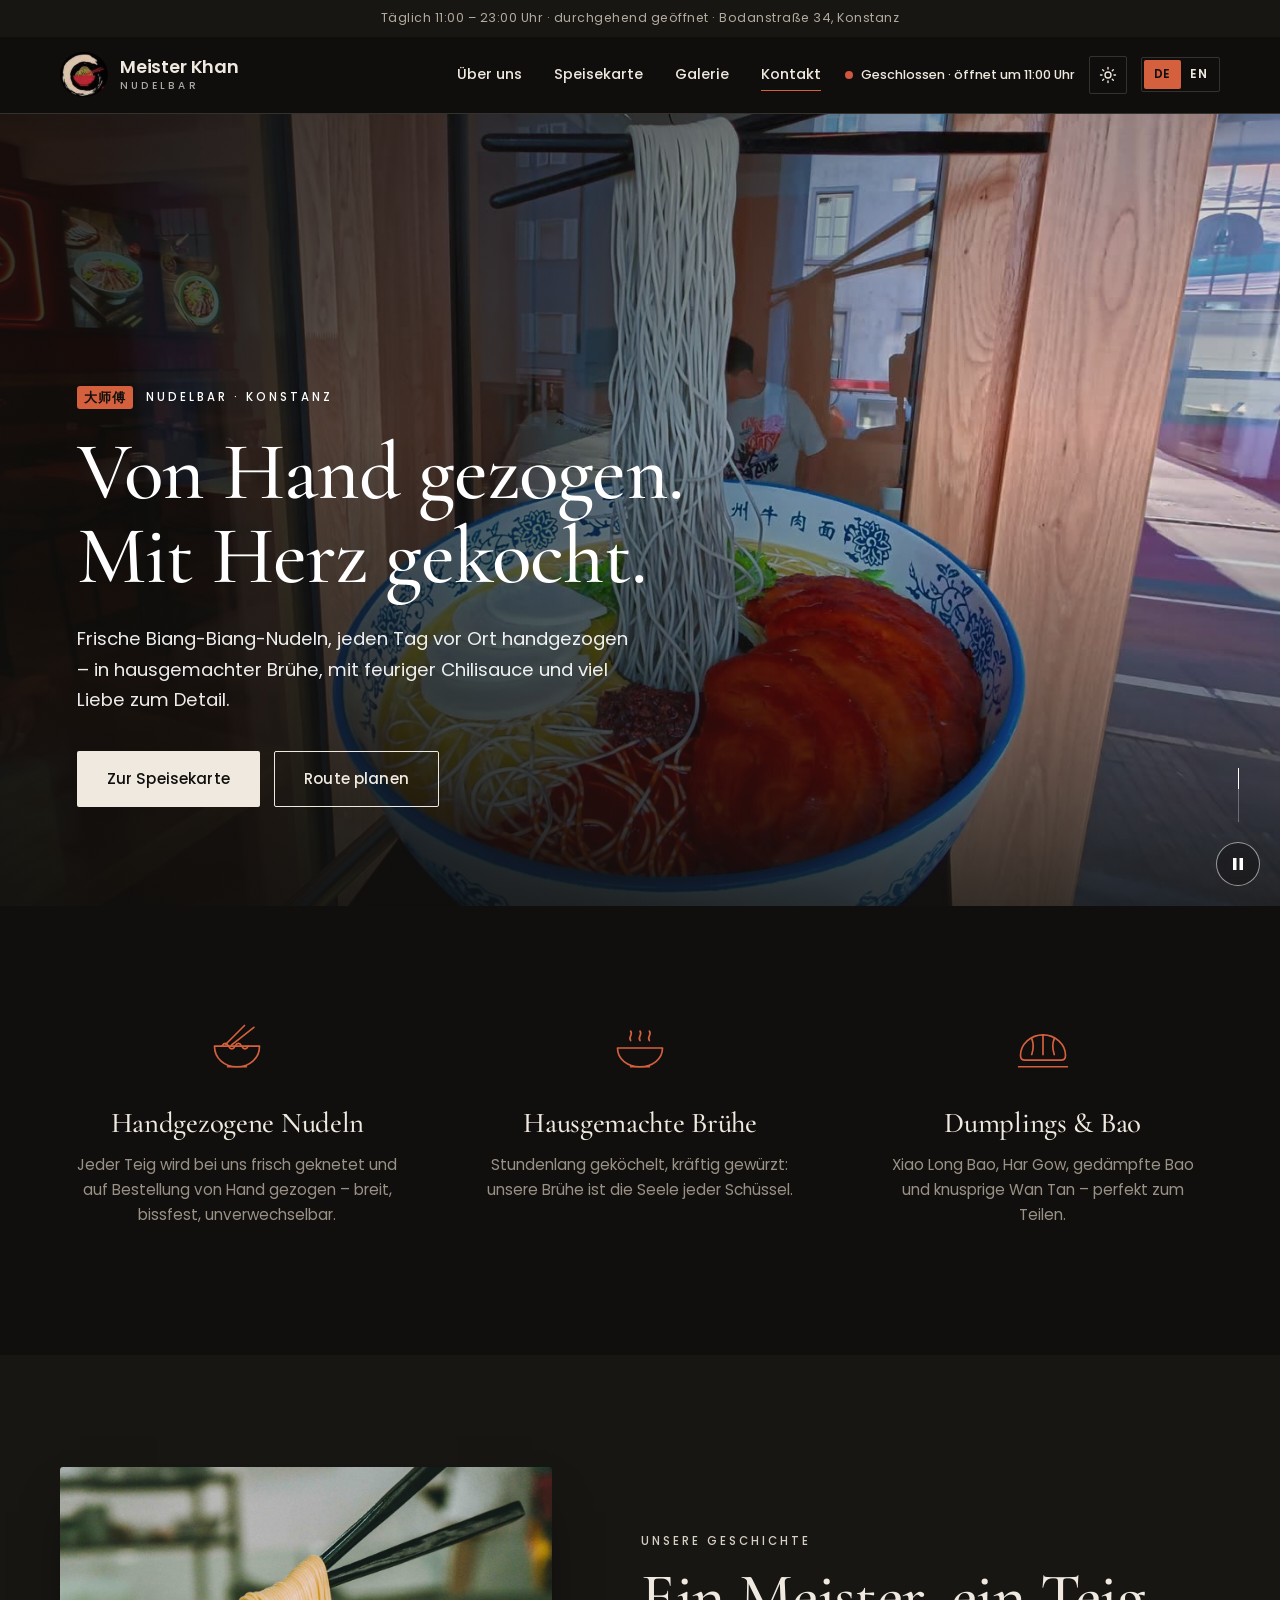
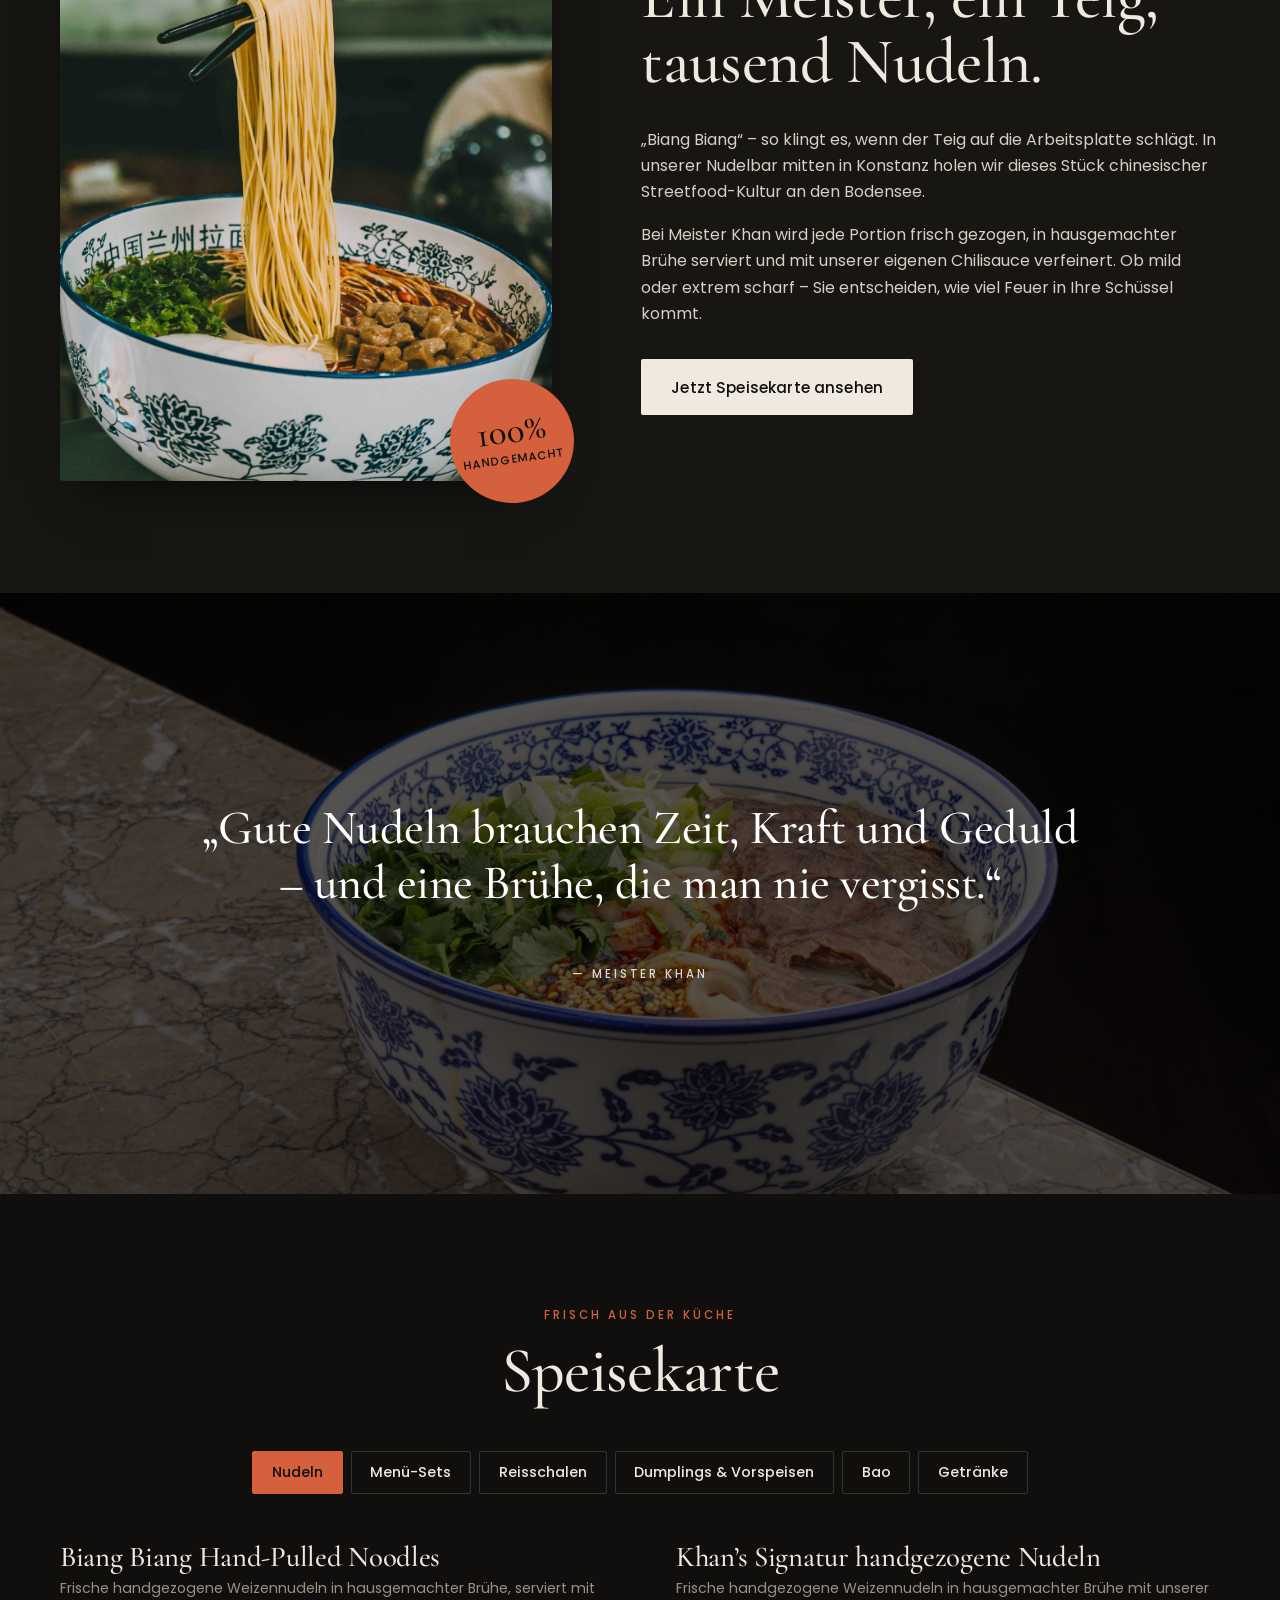
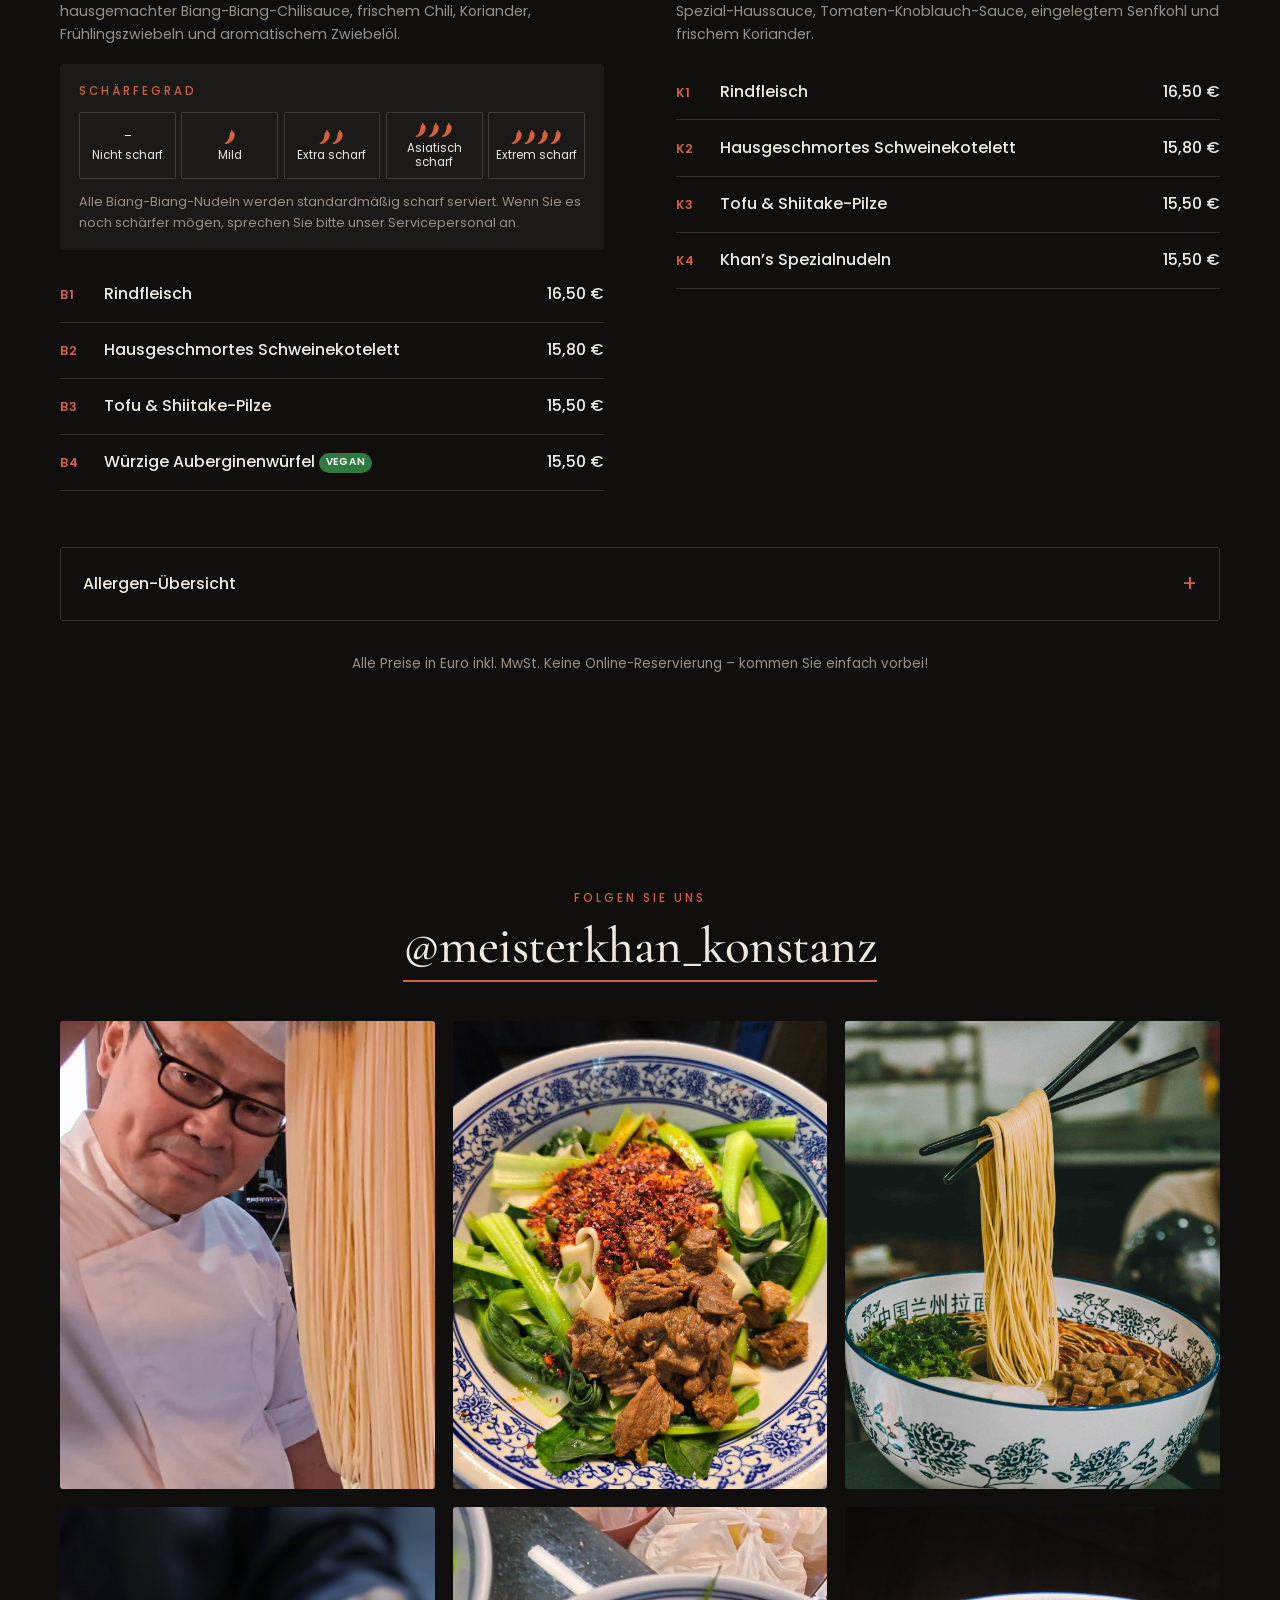
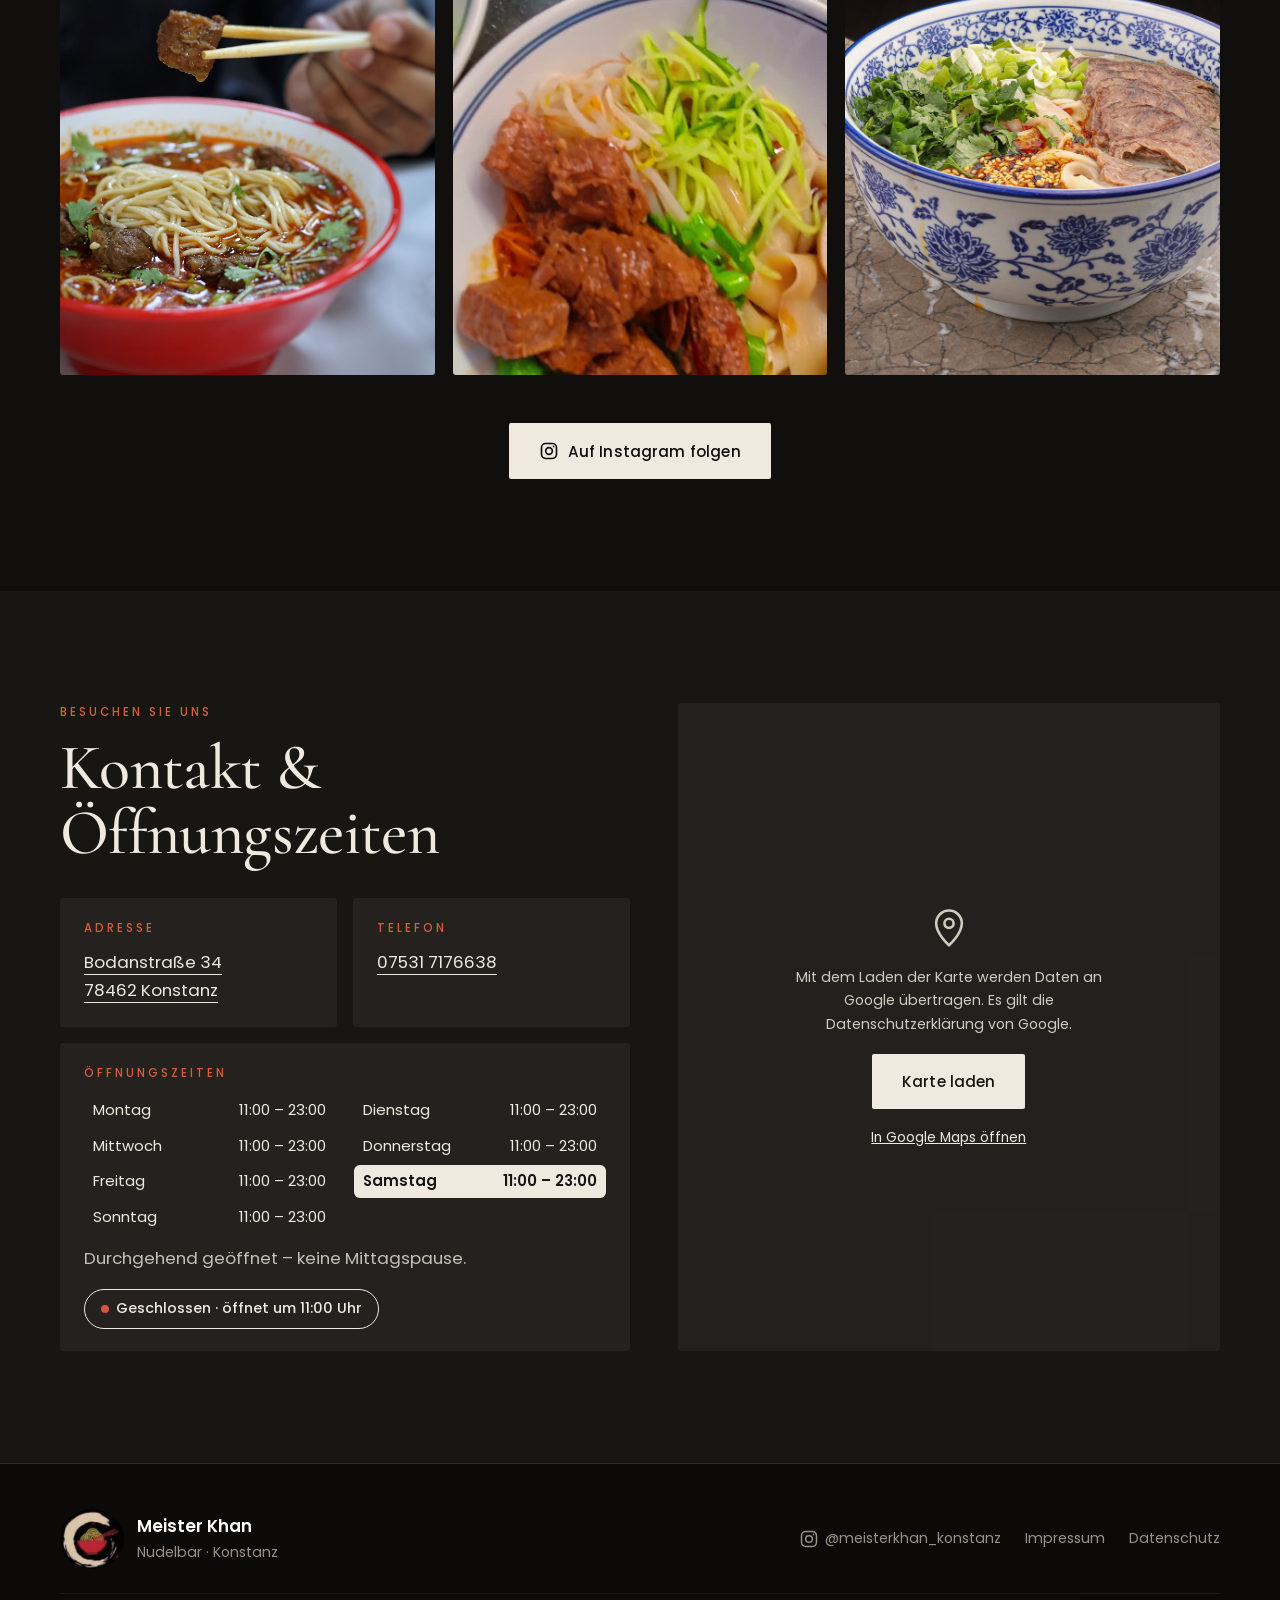
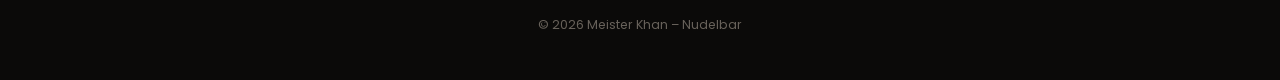
<file: index.html>
<!DOCTYPE html>
<html lang="de" class="no-js">
<head>
  <meta charset="UTF-8" />
  <meta name="viewport" content="width=device-width, initial-scale=1" />
  <title>Meister Khan – Nudelbar Konstanz | Handgezogene Nudeln</title>
  <meta name="description" content="Meister Khan Nudelbar in Konstanz: frisch handgezogene Biang-Biang-Nudeln, hausgemachte Brühe, Dumplings und Bao. Täglich 11–23 Uhr, Bodanstraße 34." />
  <meta name="theme-color" content="#100f0d" />
  <link rel="canonical" href="https://www.meisterkhan-konstanz.de/" />
  <!-- Link previews (WhatsApp, Facebook, Instagram, Google Discover) -->
  <meta property="og:type" content="website" />
  <meta property="og:site_name" content="Meister Khan – Nudelbar" />
  <meta property="og:locale" content="de_DE" />
  <meta property="og:locale:alternate" content="en_GB" />
  <meta property="og:url" content="https://www.meisterkhan-konstanz.de/" />
  <meta property="og:title" content="Meister Khan – Nudelbar Konstanz" />
  <meta property="og:description" content="Frisch handgezogene Nudeln, hausgemachte Brühe, Dumplings & Bao. Täglich 11–23 Uhr, Bodanstraße 34." />
  <meta property="og:image" content="https://www.meisterkhan-konstanz.de/assets/images/og-image.jpg" />
  <meta property="og:image:width" content="1200" />
  <meta property="og:image:height" content="630" />
  <meta property="og:image:alt" content="Biang-Biang-Nudeln mit Rindfleisch und Chili bei Meister Khan" />
  <meta name="twitter:card" content="summary_large_image" />
  <link rel="icon" href="assets/images/logo.png" />
  <link rel="apple-touch-icon" href="assets/images/logo.png" />
  <link rel="preload" href="assets/images/hero-poster.jpg" as="image" />
  <script>/* Apply the saved appearance before first paint (dark "Tusche" is the default) */
  (function(){try{if(localStorage.getItem("mk-theme")==="light"){document.documentElement.setAttribute("data-theme","light");document.querySelector('meta[name="theme-color"]').content="#fbf7ef";}}catch(e){}})();</script>
  <link rel="stylesheet" href="css/style.css" />
  <script type="application/ld+json">
  {
    "@context": "https://schema.org",
    "@type": "Restaurant",
    "@id": "https://www.meisterkhan-konstanz.de/#restaurant",
    "name": "Meister Khan – Nudelbar",
    "alternateName": "Meister Khan Nudelbar Konstanz",
    "description": "Nudelbar in Konstanz mit frisch handgezogenen Biang-Biang-Nudeln, hausgemachter Brühe, Dumplings und Bao.",
    "servesCuisine": ["Chinesisch", "Handgezogene Nudeln", "Biang-Biang-Nudeln", "Dumplings"],
    "url": "https://www.meisterkhan-konstanz.de/",
    "menu": "https://www.meisterkhan-konstanz.de/#menu",
    "hasMap": "https://www.google.com/maps/place//data=!4m2!3m1!1s0x479af7272eaac4b5:0x404a371a40345669",
    "logo": "https://www.meisterkhan-konstanz.de/assets/images/logo.png",
    "image": [
      "https://www.meisterkhan-konstanz.de/assets/images/og-image.jpg",
      "https://www.meisterkhan-konstanz.de/assets/images/biang-chili.jpg",
      "https://www.meisterkhan-konstanz.de/assets/images/noodle-lift.jpg"
    ],
    "telephone": "+49 7531 7176638",
    "address": {
      "@type": "PostalAddress",
      "streetAddress": "Bodanstraße 34",
      "postalCode": "78462",
      "addressLocality": "Konstanz",
      "addressCountry": "DE"
    },
    "openingHoursSpecification": [{
      "@type": "OpeningHoursSpecification",
      "dayOfWeek": ["Monday","Tuesday","Wednesday","Thursday","Friday","Saturday","Sunday"],
      "opens": "11:00",
      "closes": "23:00"
    }],
    "sameAs": ["https://www.instagram.com/meisterkhan_konstanz/"],
    "priceRange": "€€",
    "acceptsReservations": false
  }
  </script>
</head>
<body>

  <!-- Ribbon -->
  <div class="ribbon">
    <span data-i18n="ribbon">Täglich 11:00 – 23:00 Uhr · durchgehend geöffnet · Bodanstraße 34, Konstanz</span>
  </div>

  <!-- Header -->
  <header class="header" id="top">
    <div class="header__inner">
      <a href="#top" class="brand" aria-label="Meister Khan – Nudelbar">
        <img src="assets/images/logo.png" alt="" class="brand__logo" width="52" height="49" />
        <span class="brand__text">
          <span class="brand__name">Meister Khan</span>
          <span class="brand__sub">Nudelbar</span>
        </span>
      </a>

      <nav class="nav" id="nav" aria-label="Hauptnavigation">
        <a href="#about" data-i18n="nav.about">Über uns</a>
        <a href="#menu" data-i18n="nav.menu">Speisekarte</a>
        <a href="#gallery" data-i18n="nav.gallery">Galerie</a>
        <a href="#visit" data-i18n="nav.visit">Kontakt</a>
      </nav>

      <div class="header__actions">
        <span class="status" data-status aria-live="polite"><span class="status__dot"></span><span class="status__text">&nbsp;</span></span>
        <button type="button" class="theme-toggle" data-theme-toggle aria-pressed="false" aria-label="Helles Design" title="Helles Design">
          <svg class="i-sun" viewBox="0 0 24 24" aria-hidden="true"><circle cx="12" cy="12" r="4"/><path d="M12 2v2M12 20v2M4.9 4.9l1.4 1.4M17.7 17.7l1.4 1.4M2 12h2M20 12h2M4.9 19.1l1.4-1.4M17.7 6.3l1.4-1.4"/></svg>
          <svg class="i-moon" viewBox="0 0 24 24" aria-hidden="true"><path d="M20.5 14.5A8.5 8.5 0 0 1 9.5 3.5a8.5 8.5 0 1 0 11 11Z"/></svg>
        </button>
        <div class="lang" role="group" aria-label="Sprache / Language">
          <button type="button" class="lang__btn is-active" data-lang="de" aria-pressed="true">DE</button>
          <button type="button" class="lang__btn" data-lang="en" aria-pressed="false">EN</button>
        </div>
        <button type="button" class="burger" id="burger" aria-label="Menü öffnen" aria-expanded="false" aria-controls="nav">
          <span></span><span></span><span></span>
        </button>
      </div>
    </div>
  </header>

  <main>
    <!-- Hero -->
    <section class="hero">
      <div class="hero__media">
        <video class="hero__video" autoplay muted loop playsinline preload="auto" poster="assets/images/hero-poster.jpg" aria-hidden="true" tabindex="-1" data-hero-video>
          <source src="assets/videos/homepage-720.mp4" type="video/mp4" media="(max-width: 900px)" />
          <source src="assets/videos/homepage-1080.mp4" type="video/mp4" />
        </video>
      </div>
      <div class="hero__content">
        <p class="hero__kicker"><span class="stamp" aria-hidden="true">大师傅</span> <span data-i18n="hero.kicker">Nudelbar · Konstanz</span></p>
        <h1 class="hero__title" data-i18n-html="hero.title">Von Hand gezogen.<br />Mit Herz gekocht.</h1>
        <p class="hero__lead" data-i18n="hero.lead">Frische Biang-Biang-Nudeln, jeden Tag vor Ort handgezogen – in hausgemachter Brühe, mit feuriger Chilisauce und viel Liebe zum Detail.</p>
        <div class="hero__cta">
          <a href="#menu" class="btn btn--light" data-i18n="hero.cta1">Zur Speisekarte</a>
          <a href="https://www.google.com/maps/place//data=!4m2!3m1!1s0x479af7272eaac4b5:0x404a371a40345669" target="_blank" rel="noopener" class="btn btn--ghost" data-i18n="hero.cta2">Route planen</a>
        </div>
      </div>
      <button type="button" class="hero__toggle" data-hero-toggle aria-label="Video pausieren / Pause video" aria-pressed="false">
        <svg class="i-pause" viewBox="0 0 14 14" aria-hidden="true"><rect x="2" y="1" width="3.5" height="12"/><rect x="8.5" y="1" width="3.5" height="12"/></svg>
        <svg class="i-play" viewBox="0 0 14 14" aria-hidden="true"><path d="M3 1v12l10-6z"/></svg>
      </button>
      <a href="#features" class="hero__scroll" aria-label="Weiter scrollen"><span></span></a>
    </section>

    <!-- Features -->
    <section class="features" id="features">
      <div class="container features__grid">
        <article class="feature reveal">
          <svg class="feature__icon" viewBox="0 0 64 64" aria-hidden="true"><path d="M8 30h48c0 13-10.7 22-24 22S8 43 8 30Z"/><path d="M22 52h20"/><path d="M40 8 20 28M50 10 26 29"/><path d="M16 30c2-4 5-4 7 0s5 4 7 0 5-4 7 0 5 4 7 0"/></svg>
          <h3 data-i18n="feat.1.t">Handgezogene Nudeln</h3>
          <p data-i18n="feat.1.d">Jeder Teig wird bei uns frisch geknetet und auf Bestellung von Hand gezogen – breit, bissfest, unverwechselbar.</p>
        </article>
        <article class="feature reveal">
          <svg class="feature__icon" viewBox="0 0 64 64" aria-hidden="true"><path d="M8 32h48c0 12-10.7 20-24 20S8 44 8 32Z"/><path d="M22 52h20"/><path d="M22 24c-3-4 3-6 0-10M32 24c-3-4 3-6 0-10M42 24c-3-4 3-6 0-10"/></svg>
          <h3 data-i18n="feat.2.t">Hausgemachte Brühe</h3>
          <p data-i18n="feat.2.d">Stundenlang geköchelt, kräftig gewürzt: unsere Brühe ist die Seele jeder Schüssel.</p>
        </article>
        <article class="feature reveal">
          <svg class="feature__icon" viewBox="0 0 64 64" aria-hidden="true"><path d="M8 40c0-12 11-22 24-22s24 10 24 22c0 3-2 5-5 5H13c-3 0-5-2-5-5Z"/><path d="M20 22c2 5 2 11 0 17M32 18v21M44 22c-2 5-2 11 0 17"/><path d="M6 52h52"/></svg>
          <h3 data-i18n="feat.3.t">Dumplings &amp; Bao</h3>
          <p data-i18n="feat.3.d">Xiao Long Bao, Har Gow, gedämpfte Bao und knusprige Wan Tan – perfekt zum Teilen.</p>
        </article>
      </div>
    </section>

    <!-- About -->
    <section class="about" id="about">
      <div class="container about__grid">
        <div class="about__media reveal">
          <img src="assets/images/noodle-lift.jpg" alt="Handgezogene Nudeln mit Stäbchen" data-i18n-alt="about.alt" loading="lazy" width="1200" height="1800" />
          <div class="about__badge">
            <span class="about__badge-big">100%</span>
            <span data-i18n="about.badge">handgemacht</span>
          </div>
        </div>
        <div class="about__text reveal">
          <p class="eyebrow" data-i18n="about.eyebrow">Unsere Geschichte</p>
          <h2 data-i18n="about.title">Ein Meister, ein Teig, tausend Nudeln.</h2>
          <p data-i18n="about.p1">„Biang Biang“ – so klingt es, wenn der Teig auf die Arbeitsplatte schlägt. In unserer Nudelbar mitten in Konstanz holen wir dieses Stück chinesischer Streetfood-Kultur an den Bodensee.</p>
          <p data-i18n="about.p2">Bei Meister Khan wird jede Portion frisch gezogen, in hausgemachter Brühe serviert und mit unserer eigenen Chilisauce verfeinert. Ob mild oder extrem scharf – Sie entscheiden, wie viel Feuer in Ihre Schüssel kommt.</p>
          <a href="#menu" class="btn btn--red" data-i18n="about.cta">Jetzt Speisekarte ansehen</a>
        </div>
      </div>
    </section>

    <!-- Parallax band -->
    <section class="band" aria-label="Zitat">
      <div class="band__bg" style="background-image:url('assets/images/noodle-soup-porcelain.jpg')"></div>
      <blockquote class="band__quote reveal">
        <p data-i18n="band.q">„Gute Nudeln brauchen Zeit, Kraft und Geduld – und eine Brühe, die man nie vergisst.“</p>
        <cite>— Meister Khan</cite>
      </blockquote>
    </section>

    <!-- Menu -->
    <section class="menu" id="menu">
      <div class="container">
        <div class="section-head reveal">
          <p class="eyebrow" data-i18n="menu.eyebrow">Frisch aus der Küche</p>
          <h2 data-i18n="menu.title">Speisekarte</h2>
        </div>

        <div class="tabs" role="tablist" aria-label="Kategorien" data-tabs></div>
        <div class="menu__panels" data-panels></div>

        <details class="allergens">
          <summary data-i18n="allergen.title">Allergen-Übersicht</summary>
          <div class="allergens__body">
            <ul class="allergens__list" data-allergens></ul>
            <p data-i18n="allergen.note">Alle Gerichte können Spuren von Allergenen enthalten. Biere enthalten Gluten. Wein- und cocktailbasierte Getränke enthalten Sulfite. Die Allergene zu jedem Gericht sowie die Zusatzstoffliste erhalten Sie gerne bei unserem Personal.</p>
          </div>
        </details>
        <p class="menu__foot" data-i18n="menu.foot">Alle Preise in Euro inkl. MwSt. Nur vor Ort – keine Online-Reservierung, kommen Sie einfach vorbei!</p>
      </div>
    </section>

    <!-- Gallery / Instagram -->
    <section class="gallery" id="gallery">
      <div class="container">
        <div class="section-head reveal">
          <p class="eyebrow" data-i18n="gal.eyebrow">Folgen Sie uns</p>
          <h2><a href="https://www.instagram.com/meisterkhan_konstanz/" target="_blank" rel="noopener" class="handle">@meisterkhan_konstanz</a></h2>
        </div>
        <div class="gallery__grid" data-gallery>
          <button type="button" class="gallery__item"><img src="assets/images/still-pulling.jpg" alt="Nudeln werden von Hand gezogen" loading="lazy" /></button>
          <button type="button" class="gallery__item"><img src="assets/images/biang-chili.jpg" alt="Biang-Biang-Nudeln mit Chili und Rindfleisch" loading="lazy" /></button>
          <button type="button" class="gallery__item"><img src="assets/images/noodle-lift.jpg" alt="Frische Nudeln an Stäbchen" loading="lazy" /></button>
          <button type="button" class="gallery__item"><img src="assets/images/beef-noodles-chopsticks.jpg" alt="Rindfleisch-Nudelsuppe" loading="lazy" /></button>
          <button type="button" class="gallery__item"><img src="assets/images/still-bowl.jpg" alt="Angerichtete Nudelschale" loading="lazy" /></button>
          <button type="button" class="gallery__item"><img src="assets/images/noodle-soup-porcelain.jpg" alt="Nudelsuppe in blau-weißer Porzellanschale" loading="lazy" /></button>
        </div>
        <div class="center">
          <a href="https://www.instagram.com/meisterkhan_konstanz/" target="_blank" rel="noopener" class="btn btn--red">
            <svg viewBox="0 0 24 24" class="btn__icon" aria-hidden="true"><rect x="3" y="3" width="18" height="18" rx="5"/><circle cx="12" cy="12" r="4"/><circle cx="17.5" cy="6.5" r="1" class="fill"/></svg>
            <span data-i18n="gal.cta">Auf Instagram folgen</span>
          </a>
        </div>
      </div>
    </section>

    <!-- Visit -->
    <section class="visit" id="visit">
      <div class="container visit__grid">
        <div class="visit__info reveal">
          <p class="eyebrow eyebrow--light" data-i18n="visit.eyebrow">Besuchen Sie uns</p>
          <h2 data-i18n="visit.title">Kontakt &amp; Öffnungszeiten</h2>

          <div class="visit__cards">
            <div class="card">
              <h3 data-i18n="visit.addr">Adresse</h3>
              <p><a href="https://www.google.com/maps/place//data=!4m2!3m1!1s0x479af7272eaac4b5:0x404a371a40345669" target="_blank" rel="noopener">Bodanstraße 34<br />78462 Konstanz</a></p>
            </div>
            <div class="card">
              <h3 data-i18n="visit.phone">Telefon</h3>
              <p><a href="tel:+4975317176638">07531 7176638</a></p>
            </div>
            <div class="card card--wide">
              <h3 data-i18n="visit.hours">Öffnungszeiten</h3>
              <ul class="hours" data-hours></ul>
              <p class="hours__note" data-i18n="visit.hoursNote">Durchgehend geöffnet – keine Mittagspause.</p>
              <span class="status status--big" data-status><span class="status__dot"></span><span class="status__text">&nbsp;</span></span>
            </div>
          </div>
        </div>

        <div class="map reveal" data-map>
          <div class="map__consent">
            <svg viewBox="0 0 24 24" aria-hidden="true"><path d="M12 22s7-6.2 7-12a7 7 0 1 0-14 0c0 5.8 7 12 7 12Z"/><circle cx="12" cy="10" r="2.5"/></svg>
            <p data-i18n="map.text">Mit dem Laden der Karte akzeptieren Sie die Datenschutzerklärung von Google.</p>
            <button type="button" class="btn btn--red" data-map-load data-i18n="map.btn">Karte laden</button>
            <a href="https://www.google.com/maps/place//data=!4m2!3m1!1s0x479af7272eaac4b5:0x404a371a40345669" target="_blank" rel="noopener" data-i18n="map.link">In Google Maps öffnen</a>
          </div>
        </div>
      </div>
    </section>
  </main>

  <footer class="footer">
    <div class="container footer__grid">
      <div class="footer__brand">
        <img src="assets/images/logo.png" alt="" width="64" height="60" />
        <div>
          <strong>Meister Khan</strong>
          <span data-i18n="footer.tag">Nudelbar · Konstanz</span>
        </div>
      </div>
      <div class="footer__links">
        <a href="https://www.instagram.com/meisterkhan_konstanz/" target="_blank" rel="noopener" aria-label="Instagram">
          <svg viewBox="0 0 24 24" aria-hidden="true"><rect x="3" y="3" width="18" height="18" rx="5"/><circle cx="12" cy="12" r="4"/><circle cx="17.5" cy="6.5" r="1" class="fill"/></svg>
          @meisterkhan_konstanz
        </a>
        <a href="impressum.html" data-i18n="footer.imprint">Impressum</a>
        <a href="datenschutz.html" data-i18n="footer.privacy">Datenschutz</a>
      </div>
      <p class="footer__copy">© <span data-year></span> Meister Khan – Nudelbar</p>
    </div>
  </footer>

  <!-- Lightbox -->
  <div class="lightbox" data-lightbox hidden>
    <button type="button" class="lightbox__close" aria-label="Schließen">×</button>
    <img alt="" />
  </div>

  <a href="#top" class="to-top" aria-label="Nach oben">↑</a>

  <script src="js/main.js"></script>
</body>
</html>
</file>
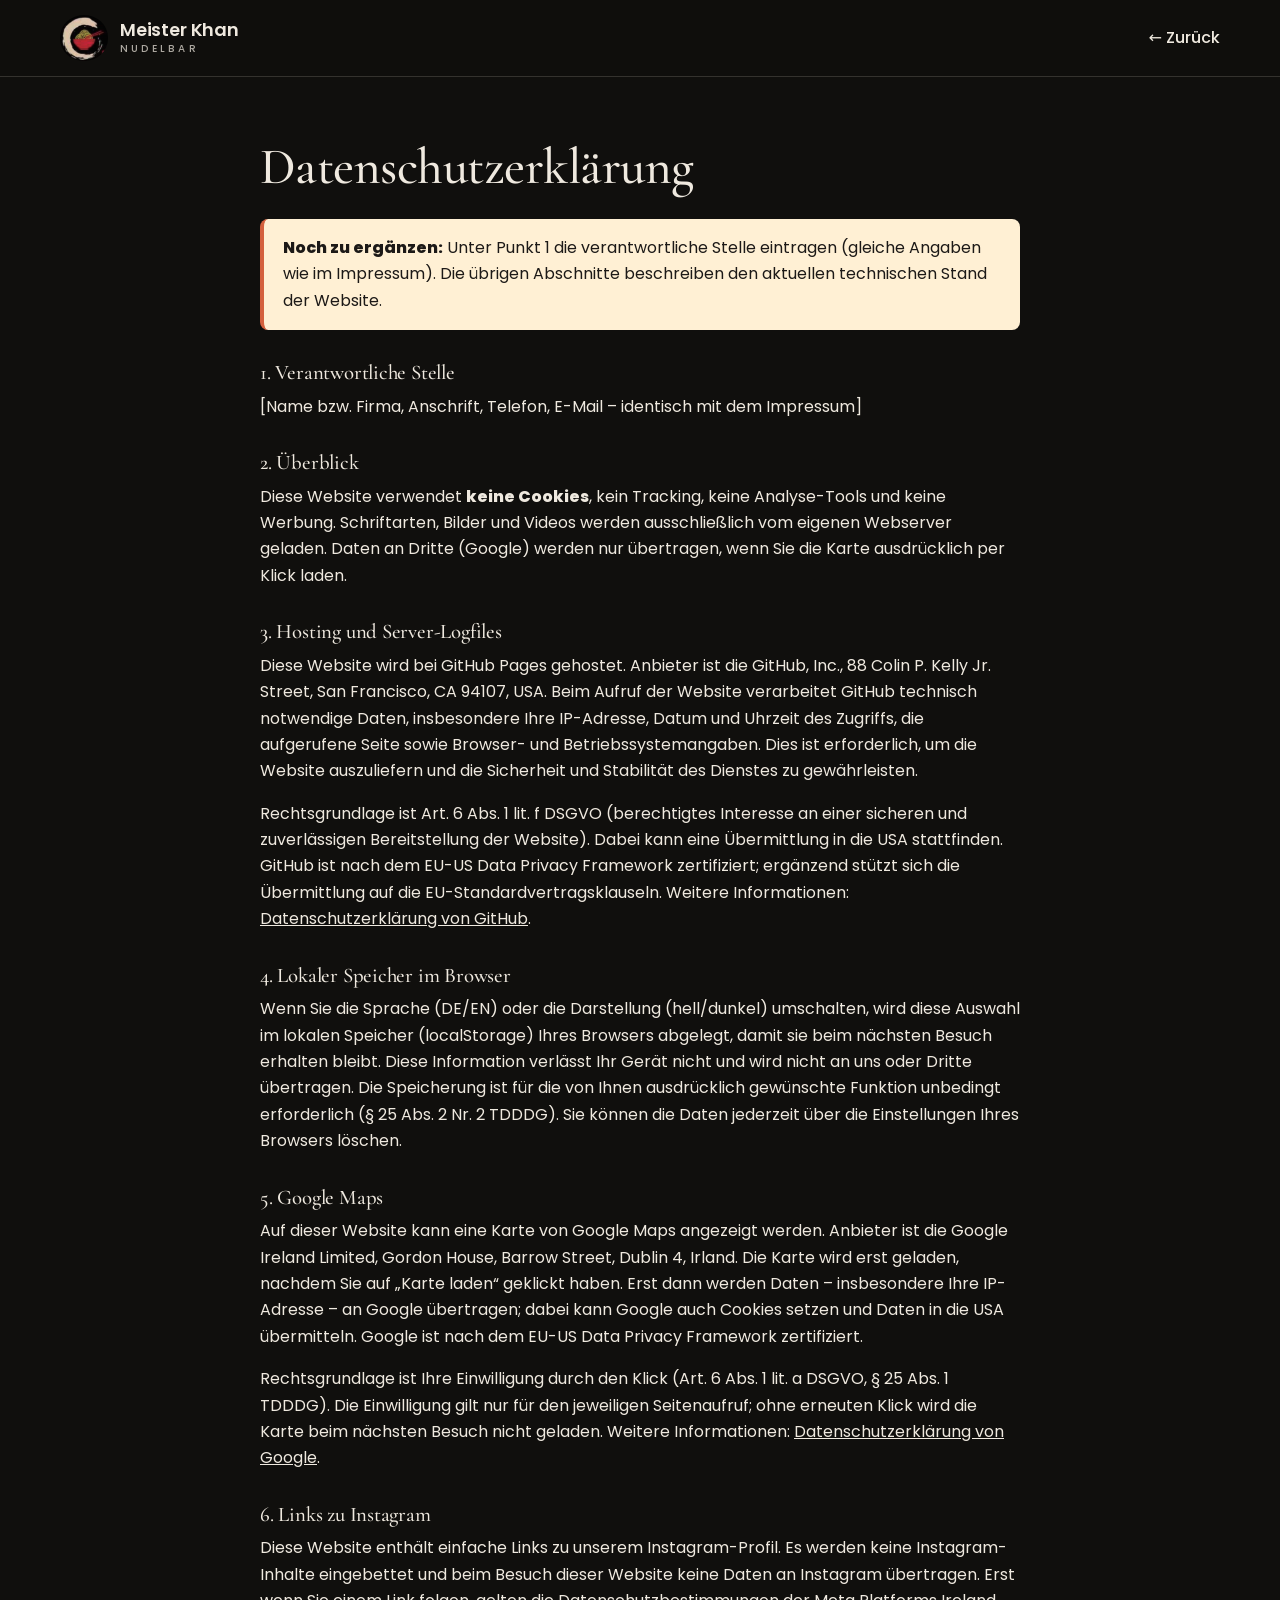
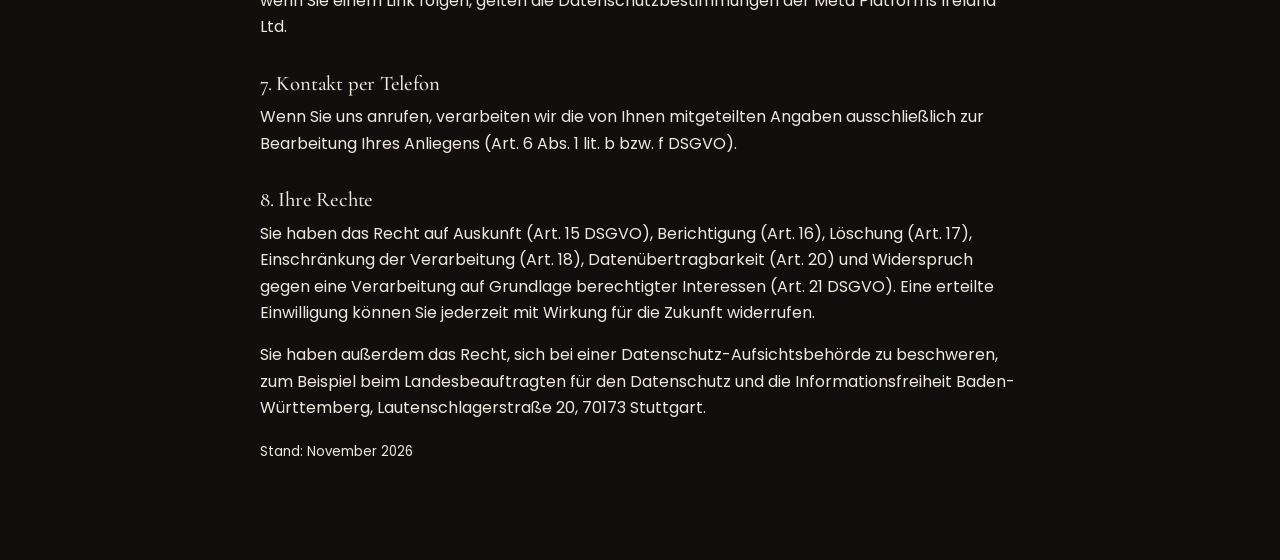
<file: datenschutz.html>
<!DOCTYPE html>
<html lang="de">
<head>
  <meta charset="UTF-8" />
  <meta name="viewport" content="width=device-width, initial-scale=1" />
  <meta name="robots" content="noindex" />
  <title>Datenschutzerklärung – Meister Khan Nudelbar</title>
  <link rel="icon" href="assets/images/logo.png" />
  <script>(function(){try{if(localStorage.getItem("mk-theme")==="light")document.documentElement.setAttribute("data-theme","light");}catch(e){}})();</script>
  <link rel="stylesheet" href="css/style.css" />
  <style>
    .legal { padding: 4rem 0 5rem; max-width: 760px; }
    .legal h1 { font-size: clamp(2.2rem, 5vw, 3.2rem); }
    .legal h2 { font-size: 1.3rem; margin-top: 2rem; }
    .todo { background: #fff0d4; color: #1c1917; border-left: 4px solid var(--accent); padding: 1rem 1.2rem; border-radius: 8px; }
  </style>
</head>
<body>
  <header class="header"><div class="header__inner"><a href="index.html" class="brand"><img src="assets/images/logo.png" alt="" class="brand__logo" width="52" height="49" /><span class="brand__text"><span class="brand__name">Meister Khan</span><span class="brand__sub">Nudelbar</span></span></a><a href="index.html" style="text-decoration:none;font-weight:500">← Zurück</a></div></header>
  <main class="container legal">
    <h1>Datenschutzerklärung</h1>
    <p class="todo"><strong>Noch zu ergänzen:</strong> Unter Punkt 1 die verantwortliche Stelle eintragen (gleiche Angaben wie im Impressum). Die übrigen Abschnitte beschreiben den aktuellen technischen Stand der Website.</p>
    <h2>1. Verantwortliche Stelle</h2>
    <p>[Name bzw. Firma, Anschrift, Telefon, E-Mail – identisch mit dem Impressum]</p>

    <h2>2. Überblick</h2>
    <p>Diese Website verwendet <strong>keine Cookies</strong>, kein Tracking, keine Analyse-Tools und keine Werbung. Schriftarten, Bilder und Videos werden ausschließlich vom eigenen Webserver geladen. Daten an Dritte (Google) werden nur übertragen, wenn Sie die Karte ausdrücklich per Klick laden.</p>

    <h2>3. Hosting und Server-Logfiles</h2>
    <p>Diese Website wird bei GitHub Pages gehostet. Anbieter ist die GitHub, Inc., 88 Colin P. Kelly Jr. Street, San Francisco, CA 94107, USA. Beim Aufruf der Website verarbeitet GitHub technisch notwendige Daten, insbesondere Ihre IP-Adresse, Datum und Uhrzeit des Zugriffs, die aufgerufene Seite sowie Browser- und Betriebssystemangaben. Dies ist erforderlich, um die Website auszuliefern und die Sicherheit und Stabilität des Dienstes zu gewährleisten.</p>
    <p>Rechtsgrundlage ist Art. 6 Abs. 1 lit. f DSGVO (berechtigtes Interesse an einer sicheren und zuverlässigen Bereitstellung der Website). Dabei kann eine Übermittlung in die USA stattfinden. GitHub ist nach dem EU-US Data Privacy Framework zertifiziert; ergänzend stützt sich die Übermittlung auf die EU-Standardvertragsklauseln. Weitere Informationen: <a href="https://docs.github.com/de/site-policy/privacy-policies/github-general-privacy-statement" target="_blank" rel="noopener">Datenschutzerklärung von GitHub</a>.</p>

    <h2>4. Lokaler Speicher im Browser</h2>
    <p>Wenn Sie die Sprache (DE/EN) oder die Darstellung (hell/dunkel) umschalten, wird diese Auswahl im lokalen Speicher (localStorage) Ihres Browsers abgelegt, damit sie beim nächsten Besuch erhalten bleibt. Diese Information verlässt Ihr Gerät nicht und wird nicht an uns oder Dritte übertragen. Die Speicherung ist für die von Ihnen ausdrücklich gewünschte Funktion unbedingt erforderlich (§ 25 Abs. 2 Nr. 2 TDDDG). Sie können die Daten jederzeit über die Einstellungen Ihres Browsers löschen.</p>

    <h2>5. Google Maps</h2>
    <p>Auf dieser Website kann eine Karte von Google Maps angezeigt werden. Anbieter ist die Google Ireland Limited, Gordon House, Barrow Street, Dublin 4, Irland. Die Karte wird erst geladen, nachdem Sie auf „Karte laden“ geklickt haben. Erst dann werden Daten – insbesondere Ihre IP-Adresse – an Google übertragen; dabei kann Google auch Cookies setzen und Daten in die USA übermitteln. Google ist nach dem EU-US Data Privacy Framework zertifiziert.</p>
    <p>Rechtsgrundlage ist Ihre Einwilligung durch den Klick (Art. 6 Abs. 1 lit. a DSGVO, § 25 Abs. 1 TDDDG). Die Einwilligung gilt nur für den jeweiligen Seitenaufruf; ohne erneuten Klick wird die Karte beim nächsten Besuch nicht geladen. Weitere Informationen: <a href="https://policies.google.com/privacy?hl=de" target="_blank" rel="noopener">Datenschutzerklärung von Google</a>.</p>

    <h2>6. Links zu Instagram</h2>
    <p>Diese Website enthält einfache Links zu unserem Instagram-Profil. Es werden keine Instagram-Inhalte eingebettet und beim Besuch dieser Website keine Daten an Instagram übertragen. Erst wenn Sie einem Link folgen, gelten die Datenschutzbestimmungen der Meta Platforms Ireland Ltd.</p>

    <h2>7. Kontakt per Telefon</h2>
    <p>Wenn Sie uns anrufen, verarbeiten wir die von Ihnen mitgeteilten Angaben ausschließlich zur Bearbeitung Ihres Anliegens (Art. 6 Abs. 1 lit. b bzw. f DSGVO).</p>

    <h2>8. Ihre Rechte</h2>
    <p>Sie haben das Recht auf Auskunft (Art. 15 DSGVO), Berichtigung (Art. 16), Löschung (Art. 17), Einschränkung der Verarbeitung (Art. 18), Datenübertragbarkeit (Art. 20) und Widerspruch gegen eine Verarbeitung auf Grundlage berechtigter Interessen (Art. 21 DSGVO). Eine erteilte Einwilligung können Sie jederzeit mit Wirkung für die Zukunft widerrufen.</p>
    <p>Sie haben außerdem das Recht, sich bei einer Datenschutz-Aufsichtsbehörde zu beschweren, zum Beispiel beim Landesbeauftragten für den Datenschutz und die Informationsfreiheit Baden-Württemberg, Lautenschlagerstraße 20, 70173 Stuttgart.</p>

    <p><small>Stand: November 2026</small></p>
  </main>
</body>
</html>
</file>
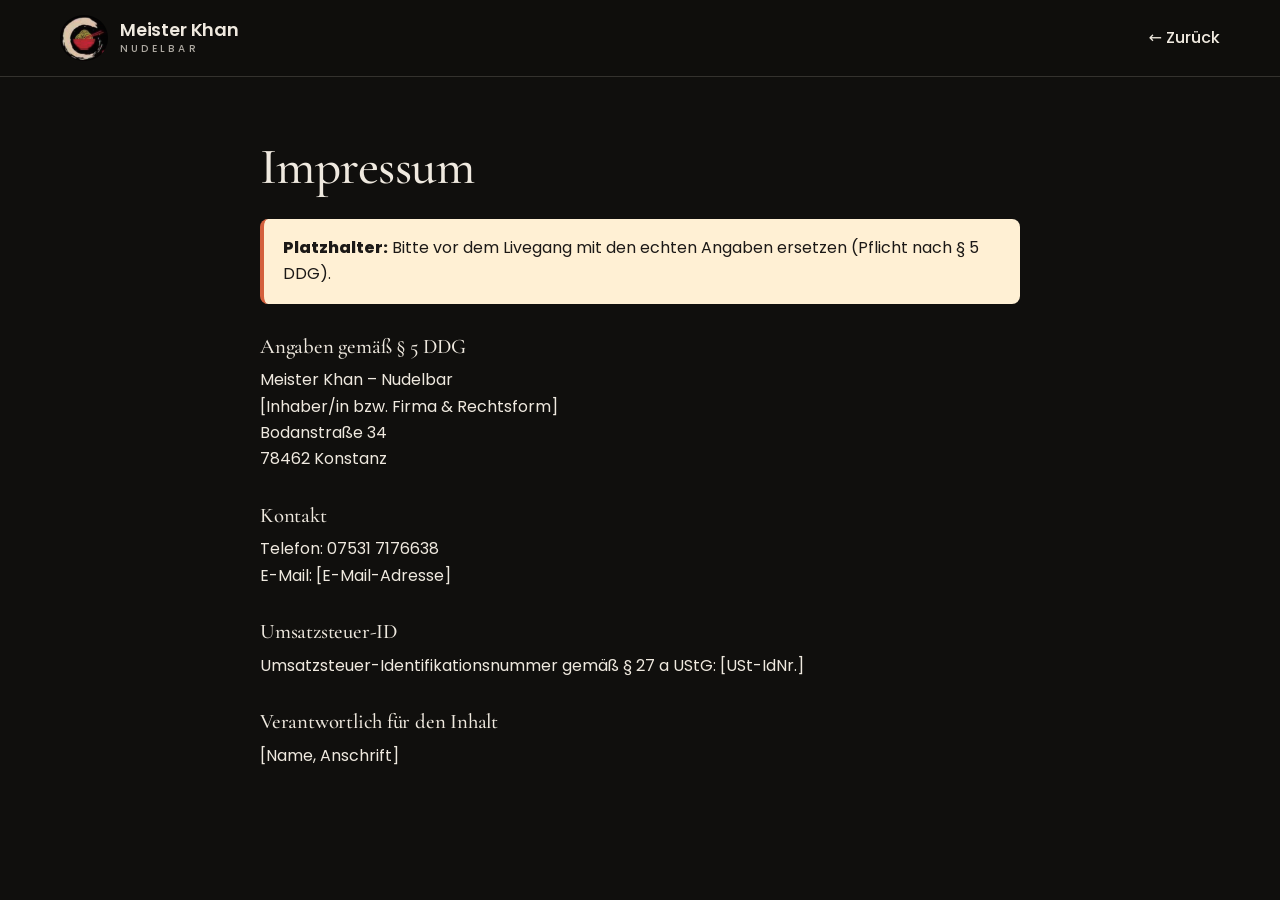
<file: impressum.html>
<!DOCTYPE html>
<html lang="de">
<head>
  <meta charset="UTF-8" />
  <meta name="viewport" content="width=device-width, initial-scale=1" />
  <meta name="robots" content="noindex" />
  <title>Impressum – Meister Khan Nudelbar</title>
  <link rel="icon" href="assets/images/logo.png" />
  <script>(function(){try{if(localStorage.getItem("mk-theme")==="light")document.documentElement.setAttribute("data-theme","light");}catch(e){}})();</script>
  <link rel="stylesheet" href="css/style.css" />
  <style>
    .legal { padding: 4rem 0 5rem; max-width: 760px; }
    .legal h1 { font-size: clamp(2.2rem, 5vw, 3.2rem); }
    .legal h2 { font-size: 1.3rem; margin-top: 2rem; }
    .todo { background: #fff0d4; color: #1c1917; border-left: 4px solid var(--accent); padding: 1rem 1.2rem; border-radius: 8px; }
  </style>
</head>
<body>
  <header class="header"><div class="header__inner"><a href="index.html" class="brand"><img src="assets/images/logo.png" alt="" class="brand__logo" width="52" height="49" /><span class="brand__text"><span class="brand__name">Meister Khan</span><span class="brand__sub">Nudelbar</span></span></a><a href="index.html" style="text-decoration:none;font-weight:500">← Zurück</a></div></header>
  <main class="container legal">
    <h1>Impressum</h1>
    <p class="todo"><strong>Platzhalter:</strong> Bitte vor dem Livegang mit den echten Angaben ersetzen (Pflicht nach § 5 DDG).</p>
    <h2>Angaben gemäß § 5 DDG</h2>
    <p>Meister Khan – Nudelbar<br />[Inhaber/in bzw. Firma &amp; Rechtsform]<br />Bodanstraße 34<br />78462 Konstanz</p>
    <h2>Kontakt</h2>
    <p>Telefon: 07531 7176638<br />E-Mail: [E-Mail-Adresse]</p>
    <h2>Umsatzsteuer-ID</h2>
    <p>Umsatzsteuer-Identifikationsnummer gemäß § 27 a UStG: [USt-IdNr.]</p>
    <h2>Verantwortlich für den Inhalt</h2>
    <p>[Name, Anschrift]</p>
  </main>
</body>
</html>
</file>
<file: css/style.css>
/* Meister Khan – Nudelbar
 * Two appearances share one stylesheet:
 *   dark  · Tusche   – default: ink black, cinematic, serif headlines, a touch of vermilion
 *   light · Zinnober – opt-in via <html data-theme="light">: warm sand, deep red, same type as dark;
 *                      every surface is light (header, menu, contact, footer)
 * The choice is stored in localStorage ("mk-theme") and applied before first paint.
 */

/* ============ Fonts (self-hosted, DSGVO-friendly) ============ */
@font-face { font-family: "Poppins"; font-weight: 400; font-display: swap; src: url("../fonts/poppins-latin-400-normal.woff2") format("woff2"); }
@font-face { font-family: "Poppins"; font-weight: 500; font-display: swap; src: url("../fonts/poppins-latin-500-normal.woff2") format("woff2"); }
@font-face { font-family: "Poppins"; font-weight: 600; font-display: swap; src: url("../fonts/poppins-latin-600-normal.woff2") format("woff2"); }
@font-face { font-family: "Poppins"; font-weight: 800; font-display: swap; src: url("../fonts/poppins-latin-800-normal.woff2") format("woff2"); }
@font-face { font-family: "Bebas Neue"; font-weight: 400; font-display: swap; src: url("../fonts/bebas-neue-latin-400-normal.woff2") format("woff2"); }
@font-face { font-family: "Cormorant Garamond"; font-weight: 500; font-display: swap; src: url("../fonts/cormorant-garamond-latin-500-normal.woff2") format("woff2"); }
@font-face { font-family: "Cormorant Garamond"; font-weight: 600; font-display: swap; src: url("../fonts/cormorant-garamond-latin-600-normal.woff2") format("woff2"); }

/* ============ Theme tokens ============ */
/* Dark · Tusche (default) */
:root {
  color-scheme: dark;
  --bg: #100f0d; --bg-alt: #181613; --ink: #efe9df; --ink-soft: #d6cfc3; --muted: #9a9186;
  --accent: #d4603d; --accent-strong: #e27c5b; --on-accent: #100f0d; --line: rgba(239, 233, 223, .16);
  --head-bg: rgba(16, 15, 13, .9); --head-solid: #100f0d; --head-fg: #efe9df;
  --ribbon-bg: #181613; --ribbon-fg: #b3aa9d;
  --btn-bg: #efe9df; --btn-fg: #100f0d; --btn-hover: #ffffff;
  --hero-fg: #fff; --hero-btn-bg: #efe9df; --hero-btn-fg: #100f0d; --hero-ghost: #efe9df;
  --hero-shade: linear-gradient(90deg, rgba(16, 15, 13, .82) 0%, rgba(16, 15, 13, .5) 45%, rgba(16, 15, 13, 0) 78%), linear-gradient(180deg, rgba(16, 15, 13, .25) 0%, rgba(16, 15, 13, 0) 40%, rgba(16, 15, 13, .8) 100%);
  --menu-bg: #100f0d; --menu-fg: #efe9df; --menu-muted: #9a9186; --menu-line: rgba(239, 233, 223, .16);
  --menu-soft: rgba(239, 233, 223, .05); --menu-card: #181613; --menu-price: #efe9df; --menu-code: #d4603d;
  --visit-bg: #181613; --visit-fg: #efe9df; --visit-card: rgba(239, 233, 223, .05); --visit-label: #d4603d;
  --visit-btn-bg: #efe9df; --visit-btn-fg: #181613; --today-bg: #efe9df; --today-fg: #181613;
  --foot-bg: #0b0a09; --foot-fg: #9a9186; --foot-strong: #ffffff; --foot-line: rgba(255, 255, 255, .1);
  --f-head: "Cormorant Garamond", "Times New Roman", serif; --w-head: 500; --ls-head: -.01em; --tt-head: none; --lh-head: 1.02;
  --h1: clamp(3rem, 6.4vw, 5.6rem); --h2: clamp(2.5rem, 5.2vw, 4rem); --h3: 1.8rem;
  --label-size: .72rem; --label-ls: .26em; --label-w: 500;
  --radius: 3px; --radius-btn: 2px;
  --shadow: 0 24px 50px -20px rgba(0, 0, 0, .7);
  --container: 1160px; --header-h: 76px;
  --sans: "Poppins", system-ui, -apple-system, "Segoe UI", Roboto, sans-serif;
}

/* Light · Zinnober, with the formerly dark sections turned light */
[data-theme="light"] {
  color-scheme: light;
  --bg: #f4ede1; --bg-alt: #fbf7ef; --ink: #1c1917; --ink-soft: #33302c; --muted: #6f665d;
  --accent: #a3271f; --accent-strong: #84201a; --on-accent: #fff7ea; --line: rgba(28, 25, 23, .14);
  --head-bg: rgba(251, 247, 239, .92); --head-solid: #fbf7ef; --head-fg: #1c1917;
  --ribbon-bg: #a3271f; --ribbon-fg: #fff7ea;
  --btn-bg: #a3271f; --btn-fg: #fff7ea; --btn-hover: #84201a;
  --hero-btn-bg: #fff7ea; --hero-btn-fg: #1c1917; --hero-ghost: #fff7ea;
  --hero-shade: linear-gradient(180deg, rgba(15, 12, 10, .55) 0%, rgba(15, 12, 10, .45) 45%, rgba(15, 12, 10, .72) 100%);
  --menu-bg: #fbf7ef; --menu-fg: #1c1917; --menu-muted: #6f665d; --menu-line: rgba(28, 25, 23, .13);
  --menu-soft: rgba(163, 39, 31, .06); --menu-card: #f4ede1; --menu-price: #1c1917; --menu-code: #a3271f;
  --visit-bg: #ede3d2; --visit-fg: #1c1917; --visit-card: #fbf7ef; --visit-label: #a3271f;
  --visit-btn-bg: #a3271f; --visit-btn-fg: #fff7ea; --today-bg: #a3271f; --today-fg: #fff7ea;
  --foot-bg: #f4ede1; --foot-fg: #5c544b; --foot-strong: #1c1917; --foot-line: rgba(28, 25, 23, .12);
  --radius: 10px; --radius-btn: 6px;
  --shadow: 0 18px 40px -18px rgba(22, 18, 17, .35);
}

/* ============ Base ============ */
*, *::before, *::after { box-sizing: border-box; }
html { scroll-behavior: smooth; scroll-padding-top: var(--header-h); -webkit-text-size-adjust: 100%; }
body { margin: 0; font-family: var(--sans); color: var(--ink); background: var(--bg); line-height: 1.65; overflow-x: hidden; -webkit-font-smoothing: antialiased; }
img, video { max-width: 100%; display: block; }
a { color: inherit; }
h1, h2, h3 { font-family: var(--f-head); font-weight: var(--w-head); letter-spacing: var(--ls-head); text-transform: var(--tt-head); line-height: var(--lh-head); margin: 0 0 .5em; }
h2 { font-size: var(--h2); }
p { margin: 0 0 1em; }
button { font: inherit; cursor: pointer; }
:focus-visible { outline: 2px solid currentColor; outline-offset: 3px; }
.container { width: min(var(--container), 100% - 40px); margin-inline: auto; }
.center { text-align: center; }
.eyebrow { font-size: var(--label-size); font-weight: var(--label-w); letter-spacing: var(--label-ls); text-transform: uppercase; color: var(--accent); margin-bottom: 1.1em; }
.section-head { text-align: center; margin-bottom: 3rem; }

/* Buttons */
.btn {
  display: inline-flex; align-items: center; gap: .55em;
  padding: .95em 1.9em; border-radius: var(--radius-btn); border: 1.5px solid transparent;
  font-weight: 500; font-size: .95rem; letter-spacing: .01em; text-decoration: none;
  transition: transform .2s, background .2s, color .2s, border-color .2s;
}
.btn:hover { transform: translateY(-2px); }
.btn--red { background: var(--btn-bg); color: var(--btn-fg); }
.btn--red:hover { background: var(--btn-hover); }
.btn--light { background: var(--hero-btn-bg); color: var(--hero-btn-fg); }
.btn--light:hover { filter: brightness(1.08); }
.btn--ghost { border-color: var(--hero-ghost); color: var(--hero-ghost); }
.btn--ghost:hover { background: var(--hero-ghost); color: var(--hero-btn-fg); }
.btn__icon { width: 20px; height: 20px; fill: none; stroke: currentColor; stroke-width: 2; }
.btn__icon .fill, .footer svg .fill { fill: currentColor; stroke: none; }

/* ============ Ribbon & Header ============ */
.ribbon { background: var(--ribbon-bg); color: var(--ribbon-fg); text-align: center; font-size: .78rem; letter-spacing: .04em; padding: .5rem 16px; }
.header { position: sticky; top: 0; z-index: 50; background: var(--head-bg); backdrop-filter: blur(12px); -webkit-backdrop-filter: blur(12px); color: var(--head-fg); border-bottom: 1px solid var(--line); }
.header__inner { width: min(var(--container), 100% - 40px); margin-inline: auto; height: var(--header-h); display: flex; align-items: center; gap: 1.5rem; }
.brand { display: flex; align-items: center; gap: .75rem; text-decoration: none; margin-right: auto; }
.brand__logo { width: 48px; height: auto; border-radius: 50%; }
.brand__text { display: flex; flex-direction: column; line-height: 1; }
.brand__name { font-weight: 600; font-size: 1.12rem; letter-spacing: -.01em; }
.brand__sub { font-size: .64rem; font-weight: 500; letter-spacing: .3em; text-transform: uppercase; opacity: .7; margin-top: 5px; }
.nav { display: flex; gap: 2rem; }
.nav a { text-decoration: none; font-weight: 500; font-size: .9rem; position: relative; padding: .3rem 0; }
.nav a::after { content: ""; position: absolute; left: 0; bottom: 0; width: 100%; height: 1.5px; background: var(--accent); transform: scaleX(0); transition: transform .25s; transform-origin: left; }
.nav a:hover::after, .nav a.is-active::after { transform: scaleX(1); }
.header__actions { display: flex; align-items: center; gap: .9rem; }

.status { display: inline-flex; align-items: center; gap: .45rem; font-size: .8rem; font-weight: 500; white-space: nowrap; }
.status__dot { width: 8px; height: 8px; border-radius: 50%; background: #999; flex: none; }
.status.is-open .status__dot { background: #36c96b; box-shadow: 0 0 0 0 rgba(54, 201, 107, .7); animation: pulse 2s infinite; }
.status.is-closed .status__dot { background: #d2553f; }
@keyframes pulse { 70% { box-shadow: 0 0 0 8px rgba(54, 201, 107, 0); } 100% { box-shadow: 0 0 0 0 rgba(54, 201, 107, 0); } }

.lang { display: inline-flex; border: 1px solid var(--line); border-radius: var(--radius-btn); padding: 2px; }
.lang__btn { border: 0; background: transparent; color: inherit; font-weight: 600; font-size: .74rem; letter-spacing: .06em; padding: .4em .8em; border-radius: var(--radius-btn); transition: background .2s, color .2s; }
.lang__btn.is-active { background: var(--accent); color: var(--on-accent); }

.burger { display: none; width: 42px; height: 42px; border: 0; background: transparent; padding: 10px 9px; flex-direction: column; justify-content: space-between; }
.burger span { display: block; height: 1.5px; background: var(--head-fg); border-radius: 2px; transition: transform .3s, opacity .3s; }
.burger[aria-expanded="true"] span:nth-child(1) { transform: translateY(10px) rotate(45deg); }
.burger[aria-expanded="true"] span:nth-child(2) { opacity: 0; }
.burger[aria-expanded="true"] span:nth-child(3) { transform: translateY(-10px) rotate(-45deg); }

/* ============ Hero (looping video) ============ */
.hero {
  position: relative; overflow: hidden; background: #0c0b0a; color: var(--hero-fg);
  min-height: calc(100svh - var(--header-h) - 32px); display: grid; align-items: end; justify-items: start; text-align: left;
  padding: 6rem clamp(20px, 6vw, 96px) clamp(4.5rem, 11vh, 8rem);
}
.hero__media { position: absolute; inset: 0; background: #0c0b0a url("../assets/images/hero-poster.jpg") center / cover no-repeat; }
.hero__video { width: 100%; height: 100%; object-fit: cover; }
.hero__media::after { content: ""; position: absolute; inset: 0; background: var(--hero-shade); pointer-events: none; }
.hero__content { position: relative; z-index: 2; max-width: 820px; }
.hero__kicker { display: inline-flex; align-items: center; gap: .8rem; font-size: var(--label-size); font-weight: var(--label-w); letter-spacing: var(--label-ls); text-transform: uppercase; margin-bottom: 1.4rem; }
.stamp { font-family: "Microsoft YaHei", "PingFang SC", "Noto Sans SC", sans-serif; letter-spacing: .08em; font-size: .8rem; background: var(--accent); color: var(--on-accent); padding: .3em .55em; border-radius: 3px; line-height: 1.2; font-weight: 700; }
.hero__title { font-size: var(--h1); margin: 0 0 .32em; }
.hero__lead { font-size: clamp(1rem, 1.5vw, 1.15rem); max-width: 560px; margin: 0 0 2.2rem; opacity: .92; }
.hero__cta { display: flex; gap: .9rem; justify-content: flex-start; flex-wrap: wrap; }
.hero__toggle { position: absolute; right: 20px; bottom: 20px; z-index: 3; width: 44px; height: 44px; border-radius: 50%; border: 1px solid rgba(255, 255, 255, .55); background: rgba(12, 11, 10, .35); color: #fff; display: grid; place-items: center; backdrop-filter: blur(6px); -webkit-backdrop-filter: blur(6px); transition: background .2s; }
.hero__toggle:hover { background: rgba(12, 11, 10, .65); }
.hero__toggle svg { width: 14px; height: 14px; fill: currentColor; }
.hero__toggle .i-play, .hero__toggle.is-paused .i-pause { display: none; }
.hero__toggle.is-paused .i-play { display: block; }
.hero__scroll { position: absolute; bottom: 84px; right: 41px; width: 1px; height: 54px; margin-left: -.5px; background: rgba(255, 255, 255, .3); z-index: 2; overflow: hidden; }
.hero__scroll span { position: absolute; left: 0; top: 0; width: 100%; height: 40%; background: #fff; animation: scroll 2s ease-in-out infinite; }
@keyframes scroll { 0% { transform: translateY(-100%); } 100% { transform: translateY(260%); } }

/* Light · Zinnober: same layout and type, soft shadow for the brighter video overlay */
[data-theme="light"] .hero__title { text-shadow: 0 4px 40px rgba(0, 0, 0, .35); }

/* ============ Features ============ */
.features { padding: 6rem 0; background: var(--bg); }
.features__grid { display: grid; grid-template-columns: repeat(3, 1fr); gap: 3rem; }
.feature { text-align: center; padding: 1rem; }
.feature__icon { width: 60px; height: 60px; margin: 0 auto 1.4rem; fill: none; stroke: var(--accent); stroke-width: 1.8; stroke-linecap: round; stroke-linejoin: round; transition: transform .4s; }
.feature:hover .feature__icon { transform: translateY(-6px); }
.feature h3 { font-size: var(--h3); }
.feature p { color: var(--muted); max-width: 320px; margin-inline: auto; font-size: .95rem; }

/* ============ About ============ */
.about { padding: 7rem 0; background: var(--bg-alt); }
.about__grid { display: grid; grid-template-columns: .85fr 1fr; gap: clamp(3rem, 7vw, 6.5rem); align-items: center; }
.about__media { position: relative; }
.about__media img { border-radius: var(--radius); box-shadow: var(--shadow); aspect-ratio: 4 / 5; object-fit: cover; width: 100%; height: auto; }
.about__badge { position: absolute; right: -22px; bottom: -22px; width: 124px; height: 124px; border-radius: 50%; background: var(--accent); color: var(--on-accent); display: flex; flex-direction: column; align-items: center; justify-content: center; text-align: center; font-size: .72rem; font-weight: 500; letter-spacing: .08em; text-transform: uppercase; transform: rotate(-8deg); }
.about__badge-big { font-family: var(--f-head); font-size: 2.3rem; font-weight: var(--w-head); line-height: 1; letter-spacing: 0; }
.about__text p { color: var(--ink-soft); }
.about__text .btn { margin-top: 1rem; }

/* ============ Band ============ */
.band { position: relative; padding: clamp(7rem, 18vw, 13rem) 20px; overflow: hidden; color: #fff; text-align: center; background: #0c0b0a; }
.band__bg { position: absolute; inset: -15% 0; background-size: cover; background-position: center; filter: brightness(.34); transform: translateY(var(--parallax, 0)); will-change: transform; }
.band__quote { position: relative; max-width: 880px; margin: 0 auto; }
.band__quote p { font-family: var(--f-head); font-weight: var(--w-head); letter-spacing: var(--ls-head); text-transform: var(--tt-head); font-size: clamp(1.7rem, 3.8vw, 3rem); line-height: 1.15; }
.band__quote cite { font-style: normal; font-size: var(--label-size); font-weight: var(--label-w); letter-spacing: var(--label-ls); text-transform: uppercase; opacity: .8; }

/* ============ Menu ============ */
.menu { padding: 7rem 0 5.5rem; background: var(--menu-bg); color: var(--menu-fg); }
.tabs { display: flex; flex-wrap: wrap; justify-content: center; gap: .5rem; margin-bottom: 3rem; }
.tab { border: 1px solid var(--menu-line); background: transparent; color: var(--menu-fg); padding: .6em 1.3em; border-radius: var(--radius-btn); font-weight: 500; font-size: .9rem; transition: all .2s; }
.tab:hover { border-color: var(--menu-fg); }
.tab[aria-selected="true"] { background: var(--accent); border-color: var(--accent); color: var(--on-accent); }

.panel { animation: fadeUp .45s ease both; }
.panel[hidden] { display: none; }
@keyframes fadeUp { from { opacity: 0; transform: translateY(12px); } to { opacity: 1; transform: none; } }
.panel__groups { display: grid; grid-template-columns: repeat(2, 1fr); gap: 3rem 4.5rem; }
.panel__groups--single { grid-template-columns: 1fr; max-width: 820px; margin-inline: auto; }

.group__head { margin-bottom: 1.1rem; }
.group__title { font-size: var(--h3); color: var(--menu-fg); margin: 0 0 .35rem; }
.group__desc { color: var(--menu-muted); font-size: .88rem; margin: 0; }

.items { list-style: none; margin: 0; padding: 0; }
.item { display: grid; grid-template-columns: auto 1fr auto; gap: .2rem .9rem; align-items: baseline; padding: .9rem 0; border-bottom: 1px solid var(--menu-line); }
.item__code { color: var(--menu-code); font-size: .78rem; font-weight: 600; letter-spacing: .08em; min-width: 2.4em; }
.item__name { font-weight: 500; }
.item__name small { color: var(--menu-muted); font-weight: 400; }
.item__tag { display: inline-block; font-size: .64rem; font-weight: 600; text-transform: uppercase; letter-spacing: .08em; background: #2f7a3e; color: #fff; padding: .15em .6em; border-radius: 999px; margin-left: .4em; vertical-align: middle; }
.item__price { font-weight: 500; color: var(--menu-price); white-space: nowrap; font-variant-numeric: tabular-nums; }
.item__desc { grid-column: 2 / -1; color: var(--menu-muted); font-size: .86rem; margin: 0; }

.spice { background: var(--menu-soft); border-radius: var(--radius); padding: 1.1rem 1.2rem; margin-bottom: 1rem; }
.spice__title { font-size: var(--label-size); font-weight: var(--label-w); letter-spacing: var(--label-ls); text-transform: uppercase; color: var(--menu-code); margin: 0 0 .7rem; }
.spice__levels { display: grid; grid-template-columns: repeat(5, 1fr); gap: .35rem; }
.spice__lvl { border: 1px solid var(--menu-line); background: transparent; color: var(--menu-fg); border-radius: calc(var(--radius) / 2); padding: .55rem .2rem; font-size: .72rem; line-height: 1.25; transition: background .2s, transform .2s, border-color .2s; }
.spice__lvl:hover, .spice__lvl.is-active { background: var(--accent); border-color: var(--accent); color: var(--on-accent); transform: translateY(-2px); }
.spice__lvl b { display: flex; justify-content: center; gap: 1px; height: 16px; margin-bottom: 3px; font-weight: 400; }
.chili { width: 12px; height: 16px; fill: var(--menu-code); }
.spice__lvl.is-active .chili, .spice__lvl:hover .chili { fill: currentColor; }
.spice__note { font-size: .8rem; color: var(--menu-muted); margin: .7rem 0 0; min-height: 2.6em; }

.sets { display: grid; grid-template-columns: repeat(3, 1fr); gap: 1.4rem; }
.set { background: var(--menu-card); border-radius: var(--radius); padding: 1.8rem 1.6rem 1.6rem; border: 1px solid var(--menu-line); transition: transform .25s, border-color .25s; display: flex; flex-direction: column; }
.set:hover { transform: translateY(-4px); border-color: var(--accent); }
.set__code { font-family: var(--f-head); font-weight: var(--w-head); font-size: 2.4rem; line-height: 1; color: var(--menu-code); margin-bottom: 1rem; }
.set p { color: var(--menu-fg); opacity: .88; flex: 1; font-size: .95rem; }
.set__price { font-size: 1.4rem; font-weight: 600; color: var(--menu-price); }

.drinks { display: grid; grid-template-columns: repeat(2, 1fr); gap: 2.5rem 4.5rem; }
.drinks .item { grid-template-columns: 1fr auto; }

.allergens { margin-top: 3.5rem; border: 1px solid var(--menu-line); border-radius: var(--radius); }
.allergens summary { cursor: pointer; padding: 1.1rem 1.4rem; font-weight: 500; list-style: none; display: flex; justify-content: space-between; align-items: center; }
.allergens summary::-webkit-details-marker { display: none; }
.allergens summary::after { content: "+"; font-size: 1.4rem; font-weight: 400; color: var(--menu-code); transition: transform .25s; }
.allergens[open] summary::after { transform: rotate(45deg); }
.allergens__body { padding: 0 1.4rem 1.4rem; }
.allergens__list { list-style: none; padding: 0; margin: 0 0 1rem; display: grid; grid-template-columns: repeat(auto-fill, minmax(190px, 1fr)); gap: .5rem; }
.allergens__list li { background: var(--menu-soft); border-radius: calc(var(--radius) / 2); padding: .5rem .8rem; font-size: .86rem; }
.allergens__body > p { color: var(--menu-muted); font-size: .86rem; margin: 0; }
.menu__foot { text-align: center; color: var(--menu-muted); font-size: .84rem; margin-top: 2rem; }

/* ============ Gallery ============ */
.gallery { padding: 7rem 0; background: var(--bg); }
.handle { text-decoration: none; color: var(--ink); background: linear-gradient(var(--accent), var(--accent)) no-repeat 0 100% / 100% 2px; padding-bottom: .08em; word-break: break-word; }
.handle:hover { color: var(--accent); }
.gallery h2 { font-size: clamp(1.25rem, 5.2vw, 3.2rem); }
.gallery__grid { display: grid; grid-template-columns: repeat(3, 1fr); gap: clamp(.6rem, 1.4vw, 1.2rem); margin-bottom: 3rem; }
.gallery__item { padding: 0; border: 0; background: none; border-radius: var(--radius); overflow: hidden; aspect-ratio: 4 / 5; position: relative; }
.gallery__item img { width: 100%; height: 100%; object-fit: cover; transition: transform .7s cubic-bezier(.2, .7, .2, 1); }
.gallery__item:hover img { transform: scale(1.06); }

/* ============ Visit ============ */
.visit { padding: 7rem 0; background: var(--visit-bg); color: var(--visit-fg); }
.visit .eyebrow { color: var(--visit-label); }
.visit__grid { display: grid; grid-template-columns: 1.05fr 1fr; gap: 3rem; align-items: stretch; }
.visit__cards { display: grid; grid-template-columns: 1fr 1fr; gap: 1rem; margin-top: 2rem; }
.card { background: var(--visit-card); border-radius: var(--radius); padding: 1.4rem 1.5rem; }
.card--wide { grid-column: 1 / -1; }
.card h3 { font-family: var(--sans); font-size: var(--label-size); font-weight: var(--label-w); letter-spacing: var(--label-ls); text-transform: uppercase; color: var(--visit-label); margin-bottom: .8rem; line-height: 1.4; }
.card p { margin: 0; font-size: 1.05rem; }
.card a { text-decoration: none; border-bottom: 1px solid currentColor; }
.card a:hover { opacity: .75; }
.hours { list-style: none; margin: 0 0 .7rem; padding: 0; display: grid; grid-template-columns: repeat(auto-fill, minmax(230px, 1fr)); gap: .2rem 1.2rem; }
.hours li { display: flex; justify-content: space-between; gap: .5rem; padding: .25rem .55rem; border-radius: 6px; font-size: .93rem; font-variant-numeric: tabular-nums; }
.hours li.is-today { background: var(--today-bg); color: var(--today-fg); font-weight: 600; }
.hours__note { font-size: .86rem; opacity: .8; margin-bottom: 1rem !important; }
.status--big { font-size: .9rem; border: 1px solid currentColor; padding: .45rem 1rem; border-radius: 999px; }

.map { border-radius: var(--radius); overflow: hidden; min-height: 400px; background: var(--visit-card); position: relative; }
.map iframe { position: absolute; inset: 0; width: 100%; height: 100%; border: 0; }
.map__consent { position: absolute; inset: 0; display: flex; flex-direction: column; align-items: center; justify-content: center; text-align: center; gap: 1.1rem; padding: 2rem; }
.map__consent svg { width: 44px; height: 44px; fill: none; stroke: currentColor; stroke-width: 1.4; opacity: .85; }
.map__consent p { max-width: 320px; font-size: .88rem; margin: 0; opacity: .85; }
.map__consent a { font-size: .86rem; }
.visit .btn--red { background: var(--visit-btn-bg); color: var(--visit-btn-fg); }
.visit .btn--red:hover { filter: brightness(.92); }

/* ============ Footer ============ */
.footer { background: var(--foot-bg); color: var(--foot-fg); padding: 2.8rem 0; font-size: .88rem; border-top: 1px solid var(--line); }
.footer__grid { display: flex; flex-wrap: wrap; align-items: center; justify-content: space-between; gap: 1.5rem; }
.footer__brand { display: flex; align-items: center; gap: .8rem; }
.footer__brand img { border-radius: 50%; }
.footer__brand strong { display: block; color: var(--foot-strong); font-size: 1.05rem; font-weight: 600; }
.footer__links { display: flex; flex-wrap: wrap; gap: 1.5rem; align-items: center; }
.footer__links a { text-decoration: none; display: inline-flex; align-items: center; gap: .4rem; }
.footer__links a:hover { color: var(--foot-strong); }
.footer svg { width: 20px; height: 20px; fill: none; stroke: currentColor; stroke-width: 1.8; }
.footer__copy { margin: 0; width: 100%; text-align: center; opacity: .65; font-size: .78rem; border-top: 1px solid var(--foot-line); padding-top: 1.3rem; }

/* ============ Lightbox / to-top ============ */
.lightbox { position: fixed; inset: 0; z-index: 100; background: rgba(10, 8, 7, .94); display: grid; place-items: center; padding: 24px; animation: fadeIn .25s; }
.lightbox[hidden] { display: none; }
.lightbox img { max-height: 88vh; max-width: min(1100px, 100%); border-radius: var(--radius); }
.lightbox__close { position: absolute; top: 14px; right: 18px; width: 46px; height: 46px; border: 1px solid rgba(255, 255, 255, .5); background: transparent; color: #fff; font-size: 1.6rem; border-radius: 50%; line-height: 1; }
@keyframes fadeIn { from { opacity: 0; } }
.to-top { position: fixed; right: 18px; bottom: 18px; z-index: 40; width: 44px; height: 44px; border-radius: 50%; background: var(--btn-bg); color: var(--btn-fg); display: grid; place-items: center; text-decoration: none; box-shadow: var(--shadow); opacity: 0; pointer-events: none; transform: translateY(10px); transition: all .3s; }
.to-top.is-visible { opacity: 1; pointer-events: auto; transform: none; }

/* Reveal on scroll */
.reveal { opacity: 0; transform: translateY(28px); transition: opacity .8s ease, transform .8s ease; }
.reveal.is-visible { opacity: 1; transform: none; }
.no-js .reveal { opacity: 1; transform: none; }

/* ============ Theme toggle ============ */
.theme-toggle { width: 38px; height: 38px; flex: none; display: grid; place-items: center; border: 1px solid var(--line); border-radius: var(--radius-btn); background: transparent; color: var(--head-fg); transition: background .2s, color .2s; }
.theme-toggle:hover { background: var(--accent); border-color: var(--accent); color: var(--on-accent); }
.theme-toggle svg { width: 18px; height: 18px; fill: none; stroke: currentColor; stroke-width: 1.8; stroke-linecap: round; stroke-linejoin: round; }
.theme-toggle .i-moon, [data-theme="light"] .theme-toggle .i-sun { display: none; }
[data-theme="light"] .theme-toggle .i-moon { display: block; }

/* ============ Responsive ============ */
@media (max-width: 1020px) {
  .status:not(.status--big) { display: none; }
  .sets { grid-template-columns: 1fr; max-width: 560px; margin-inline: auto; }
}
@media (max-width: 860px) {
  .burger { display: flex; }
  .nav {
    position: fixed; inset: calc(var(--header-h)) 0 auto 0; background: var(--head-solid); flex-direction: column; gap: 0;
    padding: .5rem 20px 1.2rem; transform: translateY(calc(-100% - var(--header-h))); visibility: hidden; transition: transform .35s ease, visibility 0s .35s; z-index: -1; box-shadow: 0 20px 30px rgba(0, 0, 0, .3);
  }
  .nav.is-open { transform: none; visibility: visible; transition: transform .35s ease; }
  .nav a { padding: .95rem 0; border-bottom: 1px solid var(--line); font-size: 1.05rem; }
  .nav a::after { display: none; }
  .features__grid, .about__grid, .panel__groups, .drinks, .visit__grid { grid-template-columns: 1fr; }
  .features__grid { gap: 1rem; }
  .features, .about, .menu, .gallery, .visit { padding-top: 4.5rem; padding-bottom: 4.5rem; }
  .about__grid { gap: 3.5rem; }
  .about__badge { right: 10px; bottom: -26px; width: 108px; height: 108px; }
  .map { min-height: 320px; }
  .gallery__grid { grid-template-columns: repeat(2, 1fr); }
  .hero__scroll { display: none; }
  .hero__toggle { bottom: auto; top: 16px; right: 16px; }
}
@media (max-width: 560px) {
  :root { --header-h: 64px; }
  .brand__logo { width: 40px; }
  .brand__name { font-size: 1rem; }
  .ribbon { font-size: .7rem; }
  .hero { padding: 4rem 20px 6rem; }
  .hero__cta .btn { flex: 1 1 auto; justify-content: center; }
  .visit__cards { grid-template-columns: 1fr; }
  .spice__lvl { font-size: .62rem; }
  .header__actions { gap: .45rem; }
  .theme-toggle { width: 34px; height: 34px; }
  .burger { width: 36px; padding: 10px 7px; }
}
@media (prefers-reduced-motion: reduce) {
  *, *::before, *::after { animation: none !important; transition: none !important; scroll-behavior: auto !important; }
  .reveal { opacity: 1; transform: none; }
}
</file>
